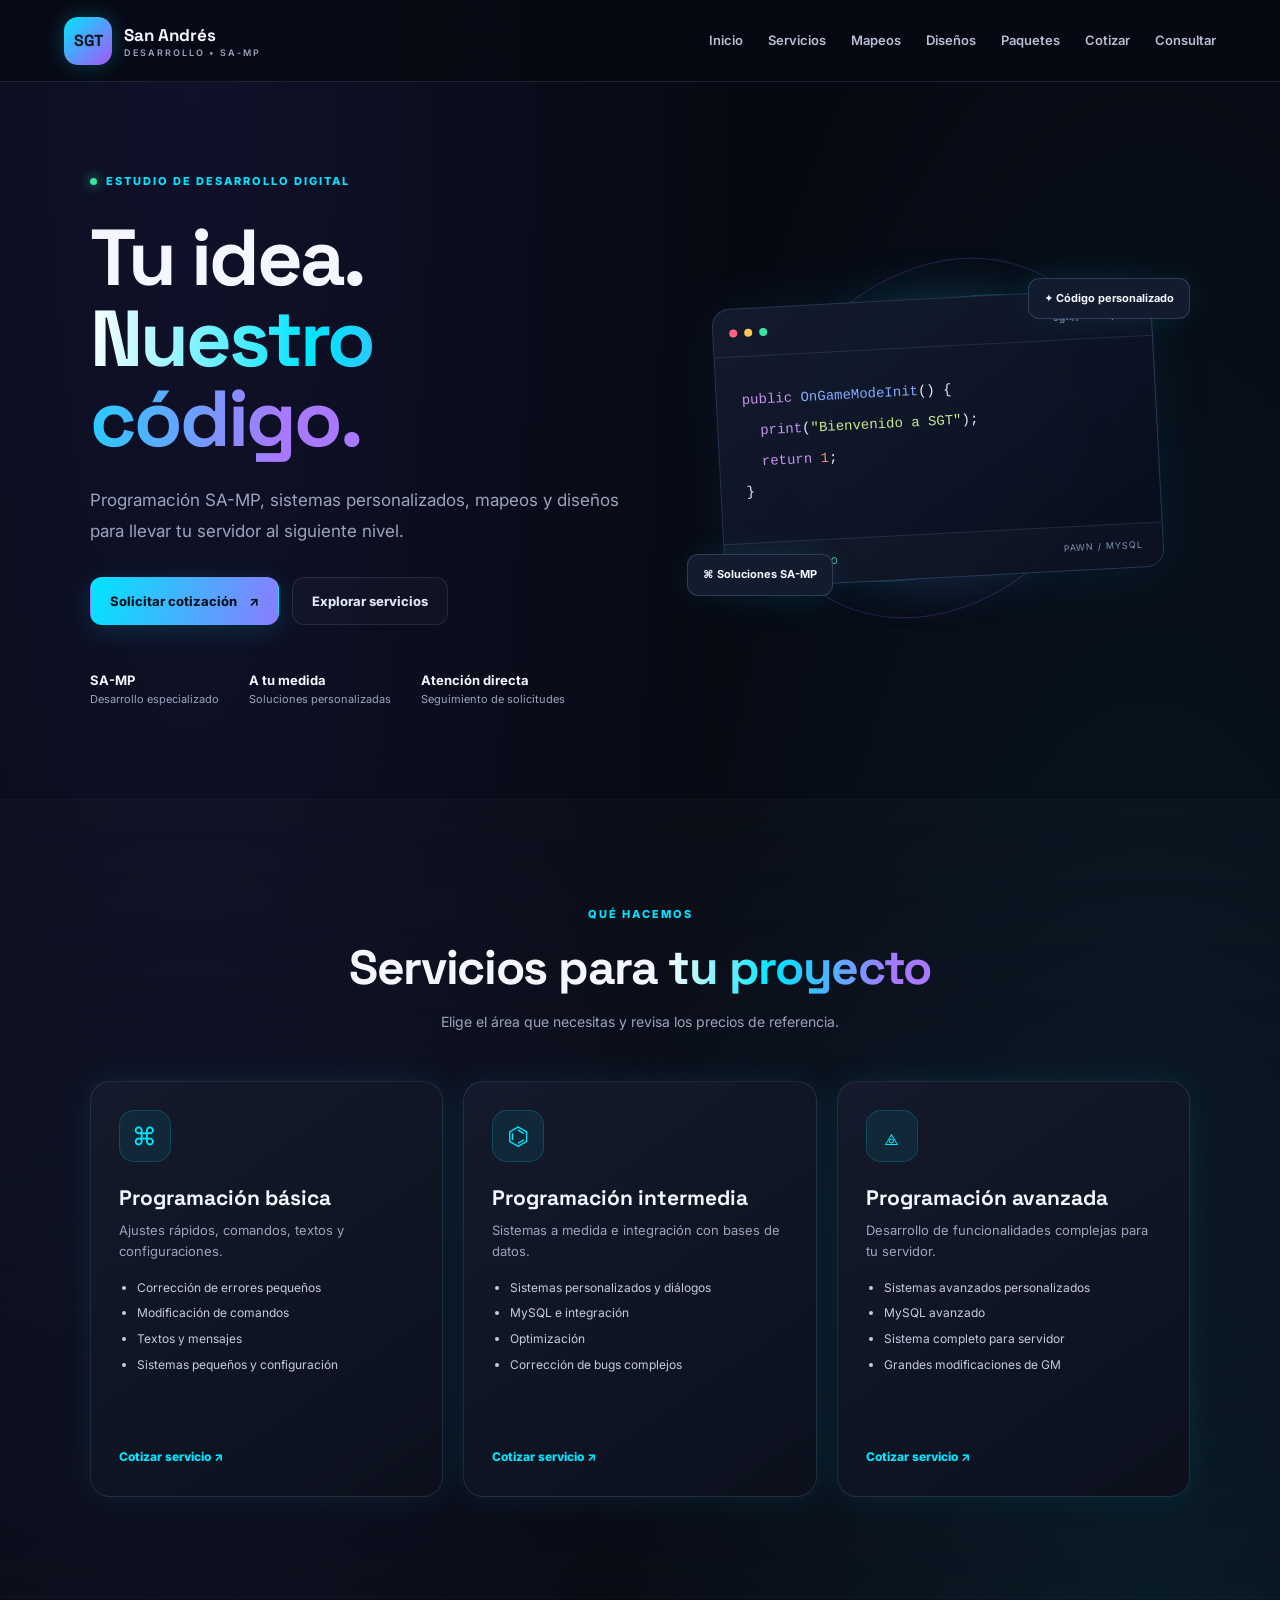
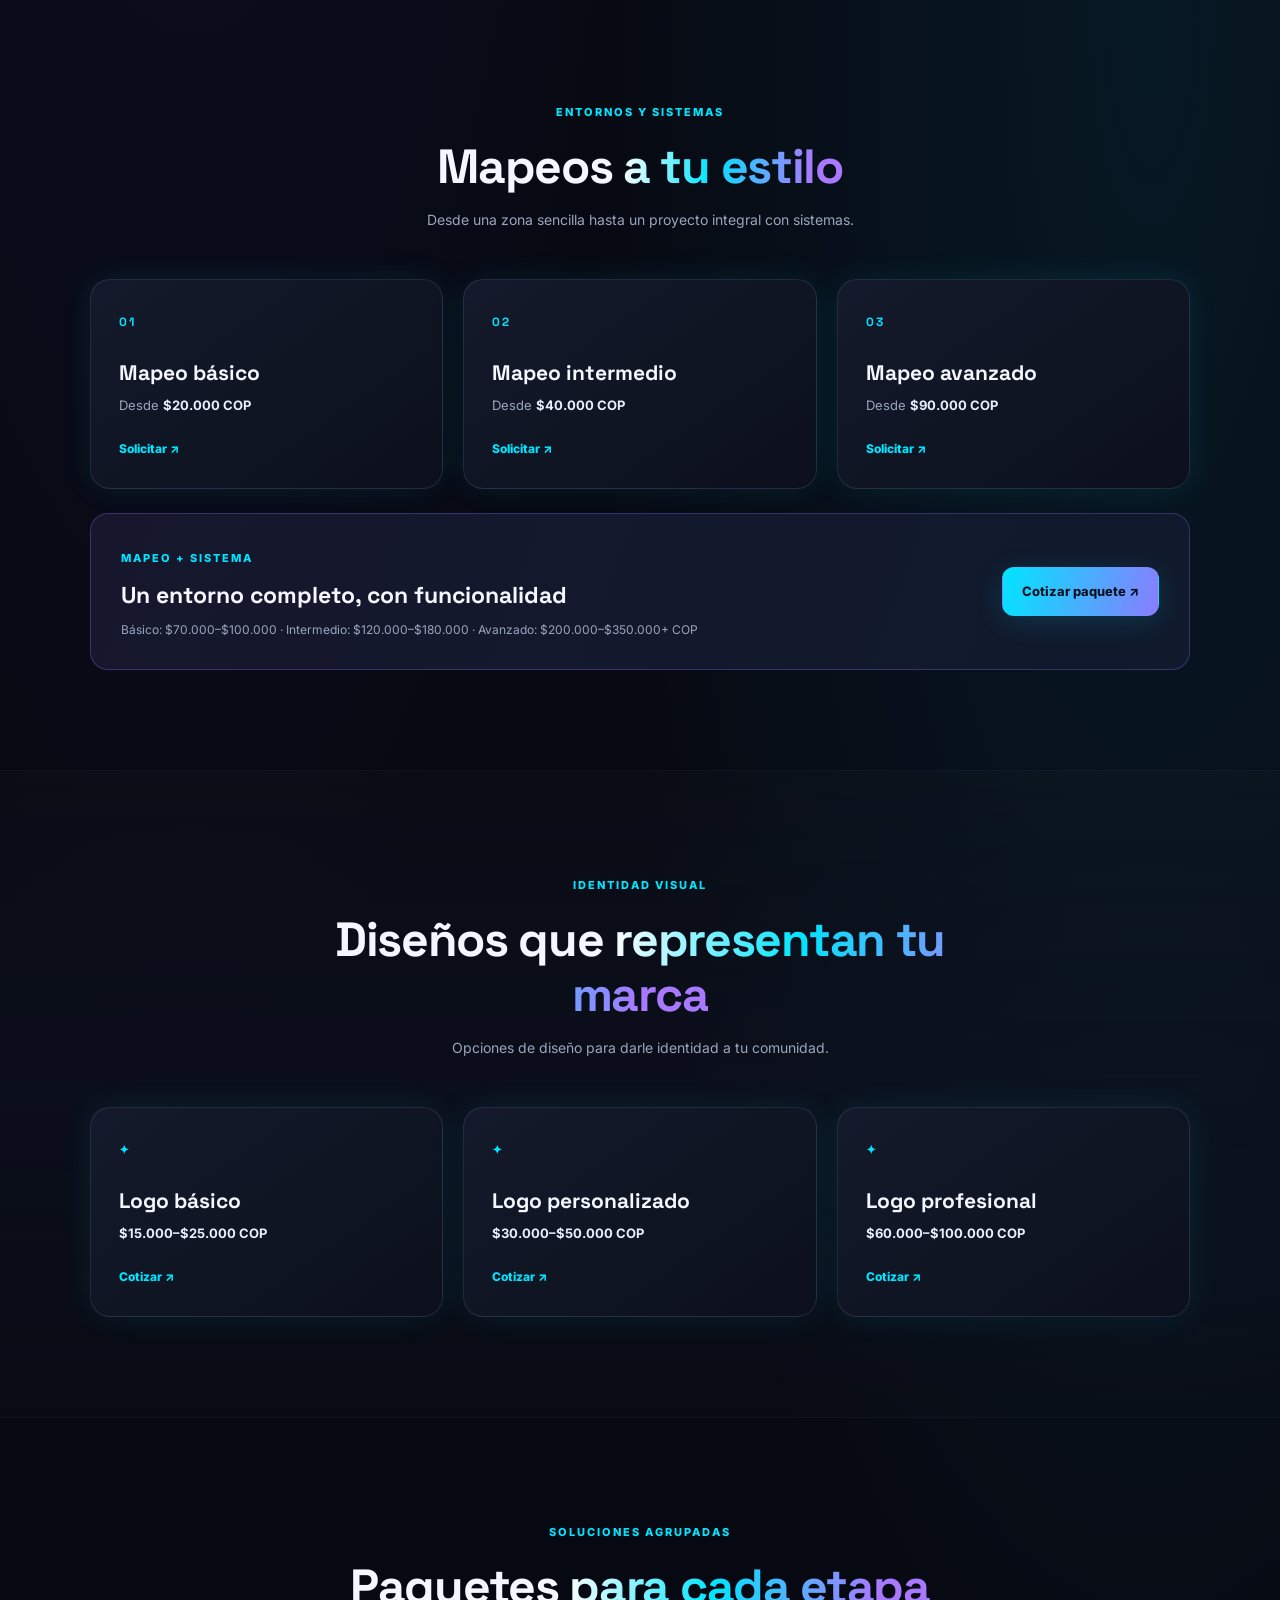
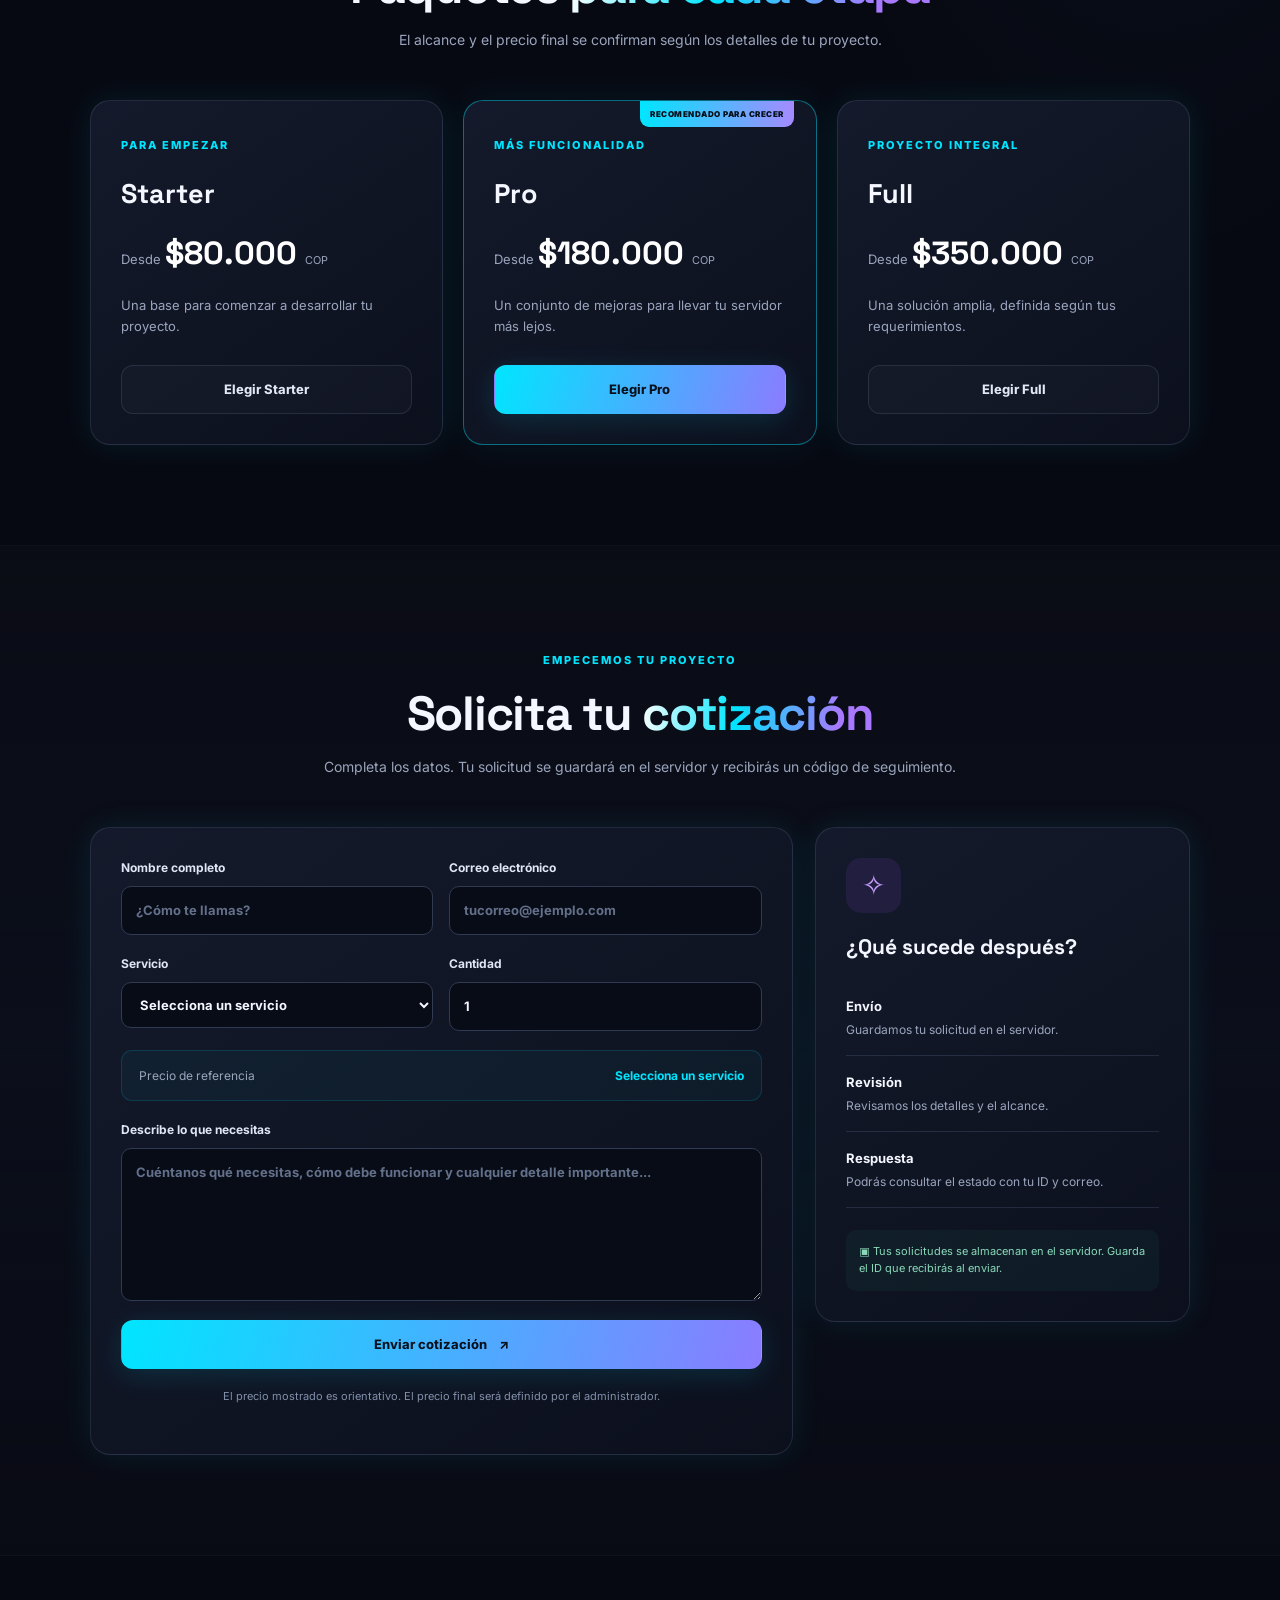
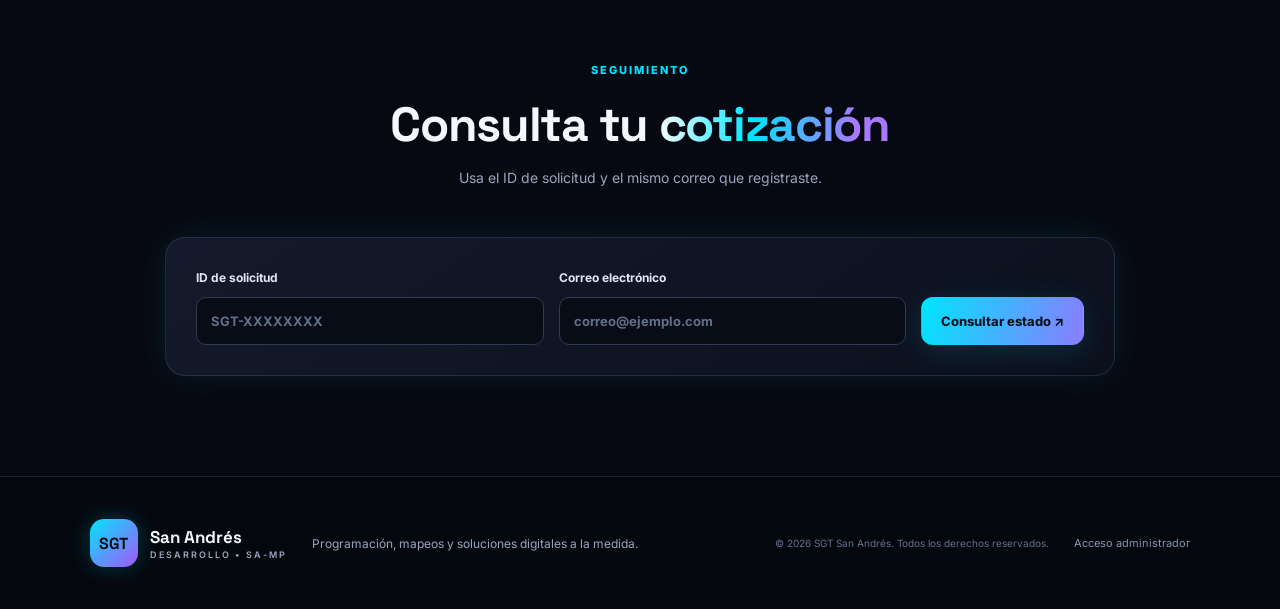
<file: index.html>
<!doctype html>
<html lang="es">
<head>
<meta charset="utf-8"><meta name="viewport" content="width=device-width,initial-scale=1">
<meta name="theme-color" content="#080b14"><meta name="description" content="SGT San Andrés: programación SA-MP, mapeos, sistemas, diseños y paquetes.">
<link rel="manifest" href="manifest.json"><link rel="stylesheet" href="style.css">
<title>SGT San Andrés | Servicios de desarrollo</title>
</head>
<body>
<header class="topbar">
  <a class="brand" href="#inicio"><span class="brand-mark">SGT</span><span>San Andrés<small>DESARROLLO • SA-MP</small></span></a>
  <button class="menu-toggle" id="menuToggle" aria-label="Abrir menú">☰</button>
  <nav id="mainNav"><a href="#inicio">Inicio</a><a href="#servicios">Servicios</a><a href="#mapeos">Mapeos</a><a href="#disenos">Diseños</a><a href="#paquetes">Paquetes</a><a href="#cotizar">Cotizar</a><a href="#consultar">Consultar</a></nav>
</header>
<main>
<section class="hero section" id="inicio">
  <div class="hero-copy"><span class="eyebrow"><i></i> ESTUDIO DE DESARROLLO DIGITAL</span>
  <h1>Tu idea.<br><span class="gradient-text">Nuestro código.</span></h1>
  <p>Programación SA-MP, sistemas personalizados, mapeos y diseños para llevar tu servidor al siguiente nivel.</p>
  <div class="hero-actions"><a class="btn btn-primary" href="#cotizar">Solicitar cotización <span>↗</span></a><a class="btn btn-ghost" href="#servicios">Explorar servicios</a></div>
  <div class="hero-stats"><div><b>SA-MP</b><small>Desarrollo especializado</small></div><div><b>A tu medida</b><small>Soluciones personalizadas</small></div><div><b>Atención directa</b><small>Seguimiento de solicitudes</small></div></div></div>
  <div class="hero-art"><div class="orbit orbit-a"></div><div class="orbit orbit-b"></div><div class="code-window"><div class="window-head"><span></span><span></span><span></span><label>sgt://workspace</label></div><pre><span class="code-purple">public</span> <span class="code-blue">OnGameModeInit</span>() {
  <span class="code-purple">print</span>(<span class="code-green">"Bienvenido a SGT"</span>);
  <span class="code-purple">return</span> <span class="code-orange">1</span>;
}</pre><div class="code-status"><span>● SISTEMA LISTO</span><span>PAWN / MYSQL</span></div></div><div class="floating-chip chip-one">✦ Código personalizado</div><div class="floating-chip chip-two">⌘ Soluciones SA-MP</div></div>
</section>
<section class="section section-muted" id="servicios"><div class="section-heading"><span class="eyebrow">QUÉ HACEMOS</span><h2>Servicios para <span class="gradient-text">tu proyecto</span></h2><p>Elige el área que necesitas y revisa los precios de referencia.</p></div>
<div class="service-grid">
<article class="service-card"><span class="card-icon">⌘</span><h3>Programación básica</h3><p>Ajustes rápidos, comandos, textos y configuraciones.</p><ul><li>Corrección de errores pequeños</li><li>Modificación de comandos</li><li>Textos y mensajes</li><li>Sistemas pequeños y configuración</li></ul><a href="#cotizar" class="text-link" data-prefill="Programación básica">Cotizar servicio ↗</a></article>
<article class="service-card"><span class="card-icon">⌬</span><h3>Programación intermedia</h3><p>Sistemas a medida e integración con bases de datos.</p><ul><li>Sistemas personalizados y diálogos</li><li>MySQL e integración</li><li>Optimización</li><li>Corrección de bugs complejos</li></ul><a href="#cotizar" class="text-link" data-prefill="Programación intermedia">Cotizar servicio ↗</a></article>
<article class="service-card"><span class="card-icon">⟁</span><h3>Programación avanzada</h3><p>Desarrollo de funcionalidades complejas para tu servidor.</p><ul><li>Sistemas avanzados personalizados</li><li>MySQL avanzado</li><li>Sistema completo para servidor</li><li>Grandes modificaciones de GM</li></ul><a href="#cotizar" class="text-link" data-prefill="Programación avanzada">Cotizar servicio ↗</a></article>
</div></section>
<section class="section" id="mapeos"><div class="section-heading"><span class="eyebrow">ENTORNOS Y SISTEMAS</span><h2>Mapeos <span class="gradient-text">a tu estilo</span></h2><p>Desde una zona sencilla hasta un proyecto integral con sistemas.</p></div><div class="three-grid">
<article class="mini-card"><span class="mini-number">01</span><h3>Mapeo básico</h3><p>Desde <b>$20.000 COP</b></p><a class="text-link" href="#cotizar" data-prefill="Mapeo básico">Solicitar ↗</a></article>
<article class="mini-card"><span class="mini-number">02</span><h3>Mapeo intermedio</h3><p>Desde <b>$40.000 COP</b></p><a class="text-link" href="#cotizar" data-prefill="Mapeo intermedio">Solicitar ↗</a></article>
<article class="mini-card"><span class="mini-number">03</span><h3>Mapeo avanzado</h3><p>Desde <b>$90.000 COP</b></p><a class="text-link" href="#cotizar" data-prefill="Mapeo avanzado">Solicitar ↗</a></article>
</div><div class="combo-banner"><div><span class="eyebrow">MAPEO + SISTEMA</span><h3>Un entorno completo, con funcionalidad</h3><p>Básico: $70.000–$100.000 · Intermedio: $120.000–$180.000 · Avanzado: $200.000–$350.000+ COP</p></div><a class="btn btn-primary" href="#cotizar" data-prefill="Mapeo + sistema">Cotizar paquete ↗</a></div></section>
<section class="section section-muted" id="disenos"><div class="section-heading"><span class="eyebrow">IDENTIDAD VISUAL</span><h2>Diseños que <span class="gradient-text">representan tu marca</span></h2><p>Opciones de diseño para darle identidad a tu comunidad.</p></div><div class="three-grid">
<article class="mini-card"><span class="mini-number">✦</span><h3>Logo básico</h3><p><b>$15.000–$25.000 COP</b></p><a class="text-link" href="#cotizar" data-prefill="Logo básico">Cotizar ↗</a></article>
<article class="mini-card"><span class="mini-number">✦</span><h3>Logo personalizado</h3><p><b>$30.000–$50.000 COP</b></p><a class="text-link" href="#cotizar" data-prefill="Logo personalizado">Cotizar ↗</a></article>
<article class="mini-card"><span class="mini-number">✦</span><h3>Logo profesional</h3><p><b>$60.000–$100.000 COP</b></p><a class="text-link" href="#cotizar" data-prefill="Logo profesional">Cotizar ↗</a></article>
</div></section>
<section class="section" id="paquetes"><div class="section-heading"><span class="eyebrow">SOLUCIONES AGRUPADAS</span><h2>Paquetes <span class="gradient-text">para cada etapa</span></h2><p>El alcance y el precio final se confirman según los detalles de tu proyecto.</p></div><div class="three-grid">
<article class="package-card"><span class="eyebrow">PARA EMPEZAR</span><h3>Starter</h3><div class="package-price">Desde <b>$80.000</b><small>COP</small></div><p>Una base para comenzar a desarrollar tu proyecto.</p><a class="btn btn-ghost" href="#cotizar" data-prefill="Paquete Starter">Elegir Starter</a></article>
<article class="package-card featured"><span class="popular">RECOMENDADO PARA CRECER</span><span class="eyebrow">MÁS FUNCIONALIDAD</span><h3>Pro</h3><div class="package-price">Desde <b>$180.000</b><small>COP</small></div><p>Un conjunto de mejoras para llevar tu servidor más lejos.</p><a class="btn btn-primary" href="#cotizar" data-prefill="Paquete Pro">Elegir Pro</a></article>
<article class="package-card"><span class="eyebrow">PROYECTO INTEGRAL</span><h3>Full</h3><div class="package-price">Desde <b>$350.000</b><small>COP</small></div><p>Una solución amplia, definida según tus requerimientos.</p><a class="btn btn-ghost" href="#cotizar" data-prefill="Paquete Full">Elegir Full</a></article>
</div></section>
<section class="section section-muted" id="cotizar"><div class="section-heading"><span class="eyebrow">EMPECEMOS TU PROYECTO</span><h2>Solicita tu <span class="gradient-text">cotización</span></h2><p>Completa los datos. Tu solicitud se guardará en el servidor y recibirás un código de seguimiento.</p></div>
<div class="quote-layout"><form id="quoteForm" class="panel form-panel">
<div class="form-row"><label>Nombre completo<input name="nombre" required maxlength="100" placeholder="¿Cómo te llamas?"></label><label>Correo electrónico<input name="correo" type="email" required maxlength="180" placeholder="tucorreo@ejemplo.com"></label></div>
<div class="form-row"><label>Servicio<select name="servicio" id="serviceSelect" required><option value="">Selecciona un servicio</option><optgroup label="Programación básica"><option>Corrección de errores pequeños</option><option>Modificación de comandos</option><option>Textos/mensajes</option><option>Sistema pequeño</option><option>Configuración</option></optgroup><optgroup label="Programación intermedia"><option>Sistema personalizado</option><option>Sistema de diálogos</option><option>Base de datos/MySQL</option><option>Integración</option><option>Optimización</option><option>Bugs complejos</option></optgroup><optgroup label="Programación avanzada"><option>Sistema avanzado personalizado</option><option>MySQL avanzado</option><option>Sistema completo de servidor</option><option>Modificaciones grandes de GameMode</option><option>Funciones complejas</option></optgroup><optgroup label="Mapeo"><option>Mapeo básico</option><option>Mapeo intermedio</option><option>Mapeo avanzado</option></optgroup><optgroup label="Mapeo + sistema"><option>Mapeo + sistema básico</option><option>Mapeo + sistema intermedio</option><option>Mapeo + sistema avanzado</option></optgroup><optgroup label="Diseño"><option>Logo básico</option><option>Logo personalizado</option><option>Logo profesional</option></optgroup><optgroup label="Paquetes"><option>Paquete Starter</option><option>Paquete Pro</option><option>Paquete Full</option></optgroup></select></label><label>Cantidad<input name="cantidad" type="number" min="1" max="100" value="1" required></label></div>
<div class="reference-price"><span>Precio de referencia</span><strong id="referencePrice">Selecciona un servicio</strong></div>
<label>Describe lo que necesitas<textarea name="descripcion" required minlength="10" maxlength="5000" rows="6" placeholder="Cuéntanos qué necesitas, cómo debe funcionar y cualquier detalle importante..."></textarea></label>
<button class="btn btn-primary btn-wide" type="submit" id="submitBtn">Enviar cotización <span>↗</span></button><p class="form-note">El precio mostrado es orientativo. El precio final será definido por el administrador.</p><div id="quoteFeedback" class="feedback" role="status" aria-live="polite"></div>
</form><aside class="panel quote-aside"><span class="aside-icon">✧</span><h3>¿Qué sucede después?</h3><ol><li><b>Envío</b><span>Guardamos tu solicitud en el servidor.</span></li><li><b>Revisión</b><span>Revisamos los detalles y el alcance.</span></li><li><b>Respuesta</b><span>Podrás consultar el estado con tu ID y correo.</span></li></ol><div class="secure-note">▣ Tus solicitudes se almacenan en el servidor. Guarda el ID que recibirás al enviar.</div></aside></div></section>
<section class="section" id="consultar"><div class="section-heading"><span class="eyebrow">SEGUIMIENTO</span><h2>Consulta tu <span class="gradient-text">cotización</span></h2><p>Usa el ID de solicitud y el mismo correo que registraste.</p></div><form id="lookupForm" class="panel lookup-form"><label>ID de solicitud<input name="id" required placeholder="SGT-XXXXXXXX" maxlength="30"></label><label>Correo electrónico<input name="correo" required type="email" placeholder="correo@ejemplo.com" maxlength="180"></label><button class="btn btn-primary" type="submit" id="lookupBtn">Consultar estado ↗</button></form><div id="lookupResult" aria-live="polite"></div></section>
</main>
<footer class="footer"><a class="brand" href="#inicio"><span class="brand-mark">SGT</span><span>San Andrés<small>DESARROLLO • SA-MP</small></span></a><p>Programación, mapeos y soluciones digitales a la medida.</p><small>© <span id="year"></span> SGT San Andrés. Todos los derechos reservados.</small><a href="admin.html" class="admin-link">Acceso administrador</a></footer>
<script src="script.js" defer></script>
</body></html>
</file>
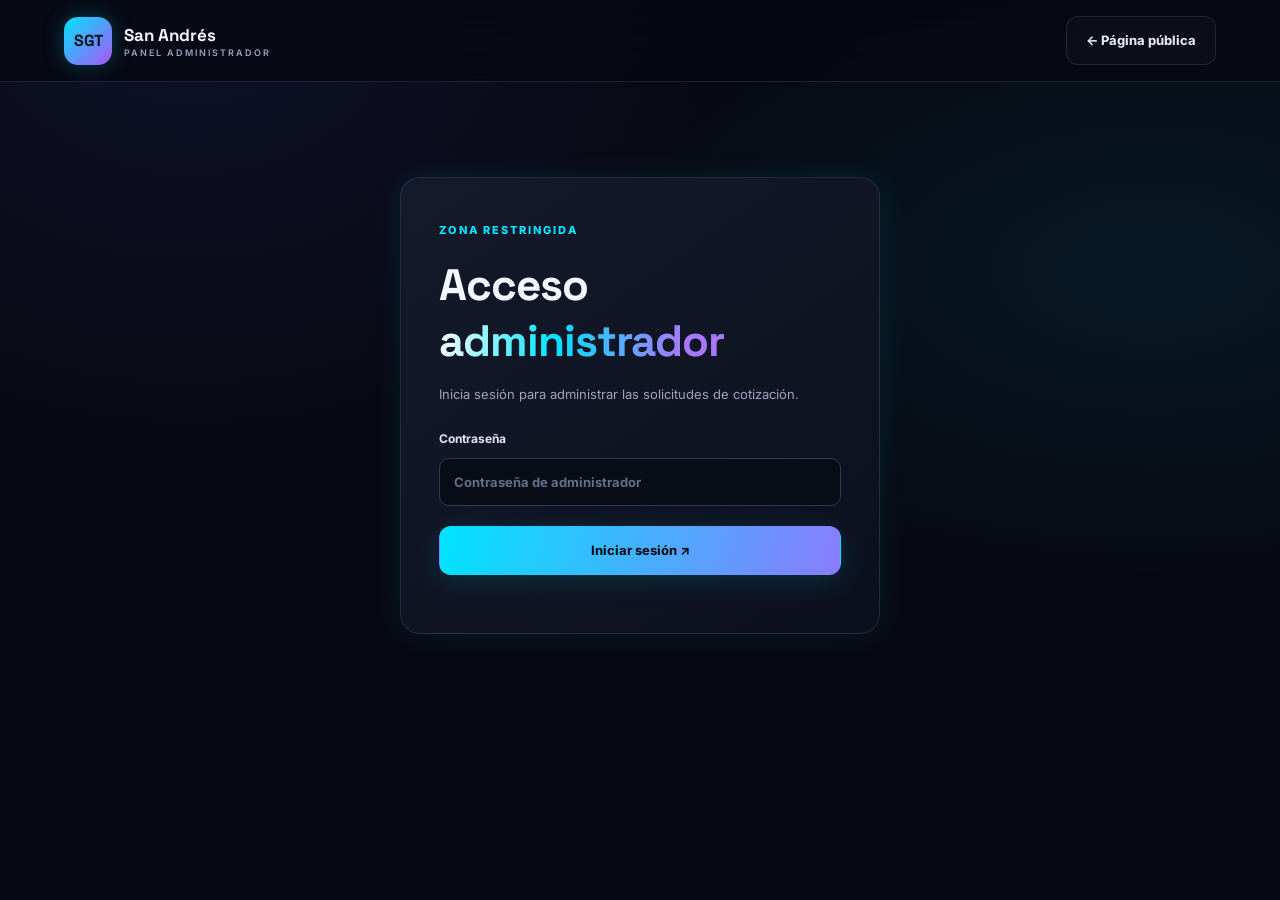
<file: admin.html>
<!doctype html>
<html lang="es"><head><meta charset="utf-8"><meta name="viewport" content="width=device-width,initial-scale=1"><meta name="theme-color" content="#080b14"><link rel="stylesheet" href="style.css"><title>Administración | SGT San Andrés</title></head>
<body class="admin-body"><header class="topbar admin-top"><a class="brand" href="index.html"><span class="brand-mark">SGT</span><span>San Andrés<small>PANEL ADMINISTRADOR</small></span></a><a class="btn btn-ghost" href="index.html">← Página pública</a></header>
<main class="admin-main"><section id="loginSection" class="panel login-panel"><span class="eyebrow">ZONA RESTRINGIDA</span><h1>Acceso <span class="gradient-text">administrador</span></h1><p>Inicia sesión para administrar las solicitudes de cotización.</p><form id="loginForm"><label>Contraseña<input name="password" type="password" required autocomplete="current-password" placeholder="Contraseña de administrador"></label><button class="btn btn-primary btn-wide" type="submit" id="loginBtn">Iniciar sesión ↗</button><div id="loginFeedback" class="feedback" role="status"></div></form></section>
<section id="dashboardSection" hidden><div class="dashboard-head"><div><span class="eyebrow">CENTRO DE CONTROL</span><h1>Cotizaciones <span class="gradient-text">recibidas</span></h1><p>Las solicitudes se actualizan automáticamente cada 3 segundos.</p></div><div class="dashboard-actions"><button class="btn btn-ghost" id="refreshBtn">↻ Actualizar</button><button class="btn btn-ghost" id="exportBtn">⇩ Exportar CSV</button><button class="btn btn-danger" id="logoutBtn">Cerrar sesión</button></div></div>
<div class="admin-summary"><div class="summary-card"><small>TOTAL</small><strong id="totalCount">0</strong></div><div class="summary-card"><small>PENDIENTES</small><strong id="pendingCount">0</strong></div><div class="summary-card"><small>APROBADAS</small><strong id="approvedCount">0</strong></div><div class="summary-card"><small>RECHAZADAS</small><strong id="rejectedCount">0</strong></div></div>
<div class="admin-toolbar"><input id="searchInput" type="search" placeholder="Buscar por ID, nombre, correo o servicio…"><select id="statusFilter"><option value="">Todos los estados</option><option>Pendiente</option><option>Aprobada</option><option>Rechazada</option></select></div>
<div id="adminFeedback" class="feedback" role="status"></div><div id="quotesList" class="quotes-list"></div>
<div class="danger-zone panel"><div><h3>Zona de acciones masivas</h3><p>Eliminar todas las solicitudes es irreversible.</p></div><button class="btn btn-danger" id="deleteAllBtn">Eliminar todas</button></div></section></main>
<div id="editModal" class="modal" hidden><div class="modal-backdrop" data-close="1"></div><section class="panel modal-card" role="dialog" aria-modal="true" aria-labelledby="editTitle"><button class="modal-close" id="closeModal" aria-label="Cerrar">×</button><span class="eyebrow">GESTIÓN DE SOLICITUD</span><h2 id="editTitle">Editar cotización</h2><div id="editMeta" class="edit-meta"></div><form id="editForm"><input type="hidden" name="id"><label>Estado<select name="estado" required><option>Pendiente</option><option>Aprobada</option><option>Rechazada</option></select></label><label>Precio final<input name="precio_final" maxlength="120" placeholder="Ej. $75.000 COP"></label><label>Respuesta para el cliente<textarea name="respuesta" rows="5" maxlength="5000" placeholder="Escribe una respuesta para el cliente…"></textarea></label><div class="modal-actions"><button type="button" class="btn btn-ghost" id="cancelEdit">Cancelar</button><button class="btn btn-primary" type="submit" id="saveEditBtn">Guardar cambios</button></div><div id="editFeedback" class="feedback" role="status"></div></form></section></div>
<script src="admin.js" defer></script></body></html>
</file>
<file: style.css>
@import url('https://fonts.googleapis.com/css2?family=Inter:wght@400;500;600;700;800&family=Space+Grotesk:wght@400;500;600;700&display=swap');
:root{--bg:#070912;--panel:#101421;--panel2:#141a2b;--text:#f4f7ff;--muted:#9aa5bd;--line:rgba(155,174,220,.15);--cyan:#00e5ff;--purple:#a855f7;--blue:#397bff;--green:#37e6a2;--red:#ff5e82;--radius:20px;--glow:0 0 32px rgba(0,229,255,.09)}
*{box-sizing:border-box}html{scroll-behavior:smooth;scroll-padding-top:90px}body{margin:0;background:radial-gradient(ellipse at 15% 0%,rgba(61,58,160,.17),transparent 35%),radial-gradient(ellipse at 90% 30%,rgba(0,210,255,.08),transparent 35%),var(--bg);color:var(--text);font-family:Inter,system-ui,sans-serif;line-height:1.6}a{color:inherit;text-decoration:none}button,input,select,textarea{font:inherit}.topbar{height:82px;display:flex;align-items:center;justify-content:space-between;padding:0 max(5vw,22px);border-bottom:1px solid var(--line);background:rgba(7,9,18,.82);backdrop-filter:blur(18px);position:sticky;top:0;z-index:20}.brand{display:flex;align-items:center;gap:12px;font:700 17px "Space Grotesk",sans-serif}.brand small{display:block;font:600 9px Inter,sans-serif;letter-spacing:2px;color:var(--muted);margin-top:1px}.brand-mark{display:grid;place-items:center;width:48px;height:48px;border-radius:14px;background:linear-gradient(135deg,var(--cyan),var(--purple));color:#07101b;font:800 16px "Space Grotesk";box-shadow:0 0 22px #00e5ff3d}.topbar nav{display:flex;gap:25px;color:#b7c0d4;font-size:13px;font-weight:600}.topbar nav a:hover,.admin-link:hover{color:var(--cyan)}.menu-toggle{display:none;background:transparent;border:1px solid var(--line);color:white;padding:8px 12px;border-radius:10px}.section{padding:100px max(7vw,24px);max-width:1500px;margin:auto}.hero{min-height:650px;display:grid;grid-template-columns:1.05fr .95fr;align-items:center;gap:40px;padding-top:85px;padding-bottom:90px}.eyebrow{display:inline-flex;align-items:center;gap:9px;color:var(--cyan);font-size:11px;font-weight:800;letter-spacing:2px}.eyebrow i{width:7px;height:7px;background:var(--green);border-radius:50%;box-shadow:0 0 12px var(--green)}h1,h2,h3,p{margin-top:0}.hero h1{font:700 clamp(48px,6.2vw,86px)/1.02 "Space Grotesk",sans-serif;letter-spacing:-3px;margin:25px 0}.gradient-text{background:linear-gradient(95deg,#fff 0%,var(--cyan) 40%,#a879ff 85%);-webkit-background-clip:text;background-clip:text;color:transparent}.hero-copy>p{max-width:580px;color:var(--muted);font-size:17px;line-height:1.8}.hero-actions{display:flex;gap:13px;flex-wrap:wrap;margin:30px 0 45px}.btn{display:inline-flex;align-items:center;justify-content:center;gap:12px;border:1px solid transparent;border-radius:12px;padding:13px 19px;font-weight:750;font-size:13px;cursor:pointer;transition:transform .2s,box-shadow .2s,border-color .2s}.btn:hover{transform:translateY(-2px)}.btn-primary{color:#07101b;background:linear-gradient(105deg,var(--cyan),#8a7cff);box-shadow:0 6px 28px #00d9ff24}.btn-primary:hover{box-shadow:0 8px 35px #00d9ff45}.btn-ghost{color:#e2e8f7;border-color:var(--line);background:#ffffff06}.btn-ghost:hover{border-color:#00e5ff75}.btn-danger{background:#ff54751a;color:#ff8da4;border-color:#ff54754a}.btn-wide{width:100%}.hero-stats{display:flex;gap:30px;flex-wrap:wrap}.hero-stats div{display:flex;flex-direction:column}.hero-stats b{font-size:13px}.hero-stats small{color:var(--muted);font-size:11px}.hero-art{height:420px;display:grid;place-items:center;position:relative;isolation:isolate}.hero-art:before{content:"";position:absolute;width:290px;height:290px;border-radius:50%;background:linear-gradient(135deg,#00e5ff25,#a855f728);filter:blur(25px);z-index:-1}.orbit{position:absolute;border:1px solid #00e5ff38;border-radius:50%;transform:rotate(-25deg)}.orbit-a{width:390px;height:260px}.orbit-b{width:320px;height:390px;border-color:#a855f73d;transform:rotate(42deg)}.code-window{width:min(100%,440px);border:1px solid #4e6d9c65;border-radius:18px;background:linear-gradient(145deg,#141c30f2,#080d1cf5);box-shadow:0 0 60px #00cfff13;overflow:hidden;transform:rotate(-3deg)}.window-head{height:48px;border-bottom:1px solid var(--line);display:flex;align-items:center;gap:7px;padding:0 16px}.window-head>span{width:8px;height:8px;border-radius:50%;background:#ff6482}.window-head>span:nth-child(2){background:#ffc65a}.window-head>span:nth-child(3){background:#36e6a2}.window-head label{margin-left:auto;color:#6e7b98;font-size:10px}.code-window pre{padding:28px 25px 35px;margin:0;font:500 14px/2.2 ui-monospace,monospace;color:#e4edff;white-space:pre-wrap}.code-purple{color:#c792ea}.code-blue{color:#82aaff}.code-green{color:#c3e88d}.code-orange{color:#f78c6c}.code-status{display:flex;justify-content:space-between;padding:14px 20px;background:#ffffff04;border-top:1px solid var(--line);font-size:9px;letter-spacing:1px;color:#7f91b2}.code-status span:first-child{color:var(--green)}.floating-chip{position:absolute;padding:11px 15px;border-radius:11px;background:#131b2e;border:1px solid #596b946b;box-shadow:var(--glow);font-size:11px;font-weight:700}.chip-one{top:50px;right:0}.chip-two{bottom:52px;left:0}.section-muted{max-width:none;background:linear-gradient(180deg,#ffffff03,#11182a5c,#ffffff02);border-top:1px solid #ffffff06;border-bottom:1px solid #ffffff06}.section-heading{text-align:center;max-width:700px;margin:0 auto 48px}.section-heading h2{font:700 clamp(30px,4vw,48px)/1.15 "Space Grotesk",sans-serif;letter-spacing:-1.3px;margin:15px 0}.section-heading p{color:var(--muted);font-size:14px}.service-grid{display:grid;grid-template-columns:repeat(3,1fr);gap:20px;max-width:1150px;margin:auto}.service-card,.mini-card,.package-card,.panel{border:1px solid var(--line);border-radius:var(--radius);background:linear-gradient(145deg,#141a2b,#0c101d);box-shadow:var(--glow)}.service-card{padding:28px;transition:.25s}.service-card:hover,.mini-card:hover,.package-card:hover{border-color:#00e5ff58;transform:translateY(-4px)}.card-icon{display:grid;place-items:center;width:52px;height:52px;border-radius:15px;color:var(--cyan);background:#00e5ff13;border:1px solid #00e5ff30;font-size:25px}.service-card h3,.mini-card h3,.package-card h3{font:700 21px "Space Grotesk";margin:22px 0 9px}.service-card p,.mini-card p,.package-card p{color:var(--muted);font-size:13px}.service-card ul{padding-left:18px;color:#c4cce0;font-size:12px;line-height:2.15;min-height:150px}.text-link{display:inline-flex;color:var(--cyan);font-size:12px;font-weight:800;margin-top:10px}.three-grid{display:grid;grid-template-columns:repeat(3,1fr);gap:20px;max-width:1150px;margin:auto}.mini-card{padding:28px;position:relative;overflow:hidden}.mini-number{color:var(--cyan);font:700 12px "Space Grotesk";letter-spacing:2px}.mini-card h3{margin-top:25px}.mini-card b{color:#e9efff}.combo-banner{max-width:1150px;margin:24px auto 0;padding:30px;border:1px solid #8c70ff4d;border-radius:18px;background:linear-gradient(110deg,#16172d,#101a2c);display:flex;align-items:center;justify-content:space-between;gap:25px}.combo-banner h3{font:700 23px "Space Grotesk";margin:10px 0}.combo-banner p{font-size:12px;color:var(--muted);margin-bottom:0}.package-card{padding:30px;position:relative}.package-card h3{font-size:27px;margin-top:20px}.package-price{font-size:13px;color:var(--muted);margin:22px 0}.package-price b{font:700 32px "Space Grotesk";color:#fff}.package-price small{margin-left:8px}.package-card .btn{margin-top:15px;width:100%}.featured{border-color:#00e5ff6b;box-shadow:0 0 40px #00e5ff12}.popular{position:absolute;top:0;right:22px;background:linear-gradient(90deg,var(--cyan),#a58aff);color:#06101b;border-radius:0 0 9px 9px;padding:7px 10px;font-size:8px;font-weight:900;letter-spacing:.5px}.quote-layout{display:grid;grid-template-columns:1.5fr .8fr;gap:22px;max-width:1120px;margin:auto;align-items:start}.panel{padding:30px}.form-panel{display:flex;flex-direction:column;gap:19px}.form-row{display:grid;grid-template-columns:1fr 1fr;gap:16px}label{display:flex;flex-direction:column;gap:9px;color:#dfe6f6;font-size:12px;font-weight:700}input,select,textarea{width:100%;background:#080c17;border:1px solid #303a52;border-radius:10px;padding:13px 14px;color:#f5f7ff;outline:none;font-size:13px;transition:border .2s,box-shadow .2s}input:focus,select:focus,textarea:focus{border-color:#00dfff;box-shadow:0 0 0 3px #00dfff14}input::placeholder,textarea::placeholder{color:#63708a}select option{background:#101421}.reference-price{display:flex;justify-content:space-between;align-items:center;gap:15px;padding:15px 17px;border-radius:11px;background:#00e5ff0a;border:1px solid #00e5ff25;font-size:12px;color:var(--muted)}.reference-price strong{color:var(--cyan);text-align:right}.form-note{font-size:11px;color:#8290aa;text-align:center;margin:0}.quote-aside{position:sticky;top:105px}.aside-icon{display:grid;place-items:center;width:55px;height:55px;background:#a855f71a;color:#c5a0ff;border-radius:15px;font-size:28px}.quote-aside h3{font:700 21px "Space Grotesk";margin:20px 0}.quote-aside ol{list-style:none;padding:0;margin:0}.quote-aside li{display:flex;flex-direction:column;gap:3px;padding:16px 0;border-bottom:1px solid var(--line)}.quote-aside li b{font-size:13px}.quote-aside li span{font-size:12px;color:var(--muted)}.secure-note{margin-top:22px;padding:13px;border-radius:10px;background:#37e6a20c;color:#8bd9ba;font-size:11px}.feedback{font-size:12px;color:var(--muted);line-height:1.7}.feedback.error{color:#ff829a}.feedback.success{color:#59e8b1}.result-card{max-width:850px;margin:22px auto 0;padding:25px;border:1px solid #00e5ff3c;border-radius:17px;background:#0e1725}.result-card h3{margin-bottom:8px}.result-id{color:var(--cyan);font:700 19px "Space Grotesk";letter-spacing:1px}.result-grid{display:grid;grid-template-columns:1fr 1fr;gap:15px;margin-top:20px}.result-grid div{padding:13px;background:#ffffff04;border-radius:9px}.result-grid small{display:block;color:var(--muted);font-size:10px;margin-bottom:4px}.result-grid strong{font-size:13px;overflow-wrap:anywhere}.lookup-form{max-width:950px;margin:auto;display:grid;grid-template-columns:1fr 1fr auto;gap:15px;align-items:end}.footer{padding:42px max(7vw,24px);border-top:1px solid var(--line);background:#05070e;display:flex;align-items:center;gap:25px;flex-wrap:wrap}.footer p{color:var(--muted);font-size:12px;margin:0 auto 0 0}.footer>small{color:#65718a;font-size:10px}.admin-link{font-size:11px;color:#8895ad}.admin-body{min-height:100vh}.admin-top{position:relative}.admin-main{max-width:1250px;margin:auto;padding:65px 24px 90px}.login-panel{max-width:480px;margin:30px auto;padding:38px}.login-panel h1,.dashboard-head h1{font:700 clamp(30px,4vw,44px) "Space Grotesk";letter-spacing:-1px;margin:15px 0}.login-panel p,.dashboard-head p{font-size:13px;color:var(--muted)}.login-panel form{display:grid;gap:20px;margin-top:25px}.dashboard-head{display:flex;justify-content:space-between;align-items:center;gap:20px;flex-wrap:wrap}.dashboard-actions{display:flex;gap:9px;flex-wrap:wrap}.admin-summary{display:grid;grid-template-columns:repeat(4,1fr);gap:15px;margin:30px 0}.summary-card{padding:20px 23px;background:var(--panel);border:1px solid var(--line);border-radius:14px}.summary-card small{display:block;font-size:10px;letter-spacing:1.3px;color:var(--muted);font-weight:800}.summary-card strong{display:block;font:700 31px "Space Grotesk";margin-top:8px}.admin-toolbar{display:grid;grid-template-columns:1fr 220px;gap:12px;margin-bottom:18px}.quotes-list{display:grid;grid-template-columns:repeat(2,minmax(0,1fr));gap:17px}.quote-card{padding:22px;border:1px solid var(--line);border-radius:16px;background:linear-gradient(145deg,#141a2b,#0c101d);min-width:0}.quote-card-top{display:flex;justify-content:space-between;gap:10px;align-items:flex-start}.quote-card h3{font:700 17px "Space Grotesk";margin:9px 0 4px;overflow-wrap:anywhere}.quote-id{color:var(--cyan);font-size:10px;font-weight:800;letter-spacing:1px}.status{display:inline-flex;padding:5px 10px;border-radius:100px;font-size:9px;font-weight:800;text-transform:uppercase;letter-spacing:.7px;background:#f8c85a18;color:#ffd16d;border:1px solid #f8c85a3b;white-space:nowrap}.status.aprobada{background:#37e6a217;color:#64edb9;border-color:#37e6a245}.status.rechazada{background:#ff5e8217;color:#ff91a8;border-color:#ff5e8240}.quote-details{display:grid;grid-template-columns:1fr 1fr;gap:12px;margin:18px 0}.quote-details div{min-width:0}.quote-details small{display:block;color:var(--muted);font-size:10px;margin-bottom:3px}.quote-details span{font-size:12px;overflow-wrap:anywhere}.quote-description{font-size:12px;color:#c2cbe0;white-space:pre-wrap;overflow-wrap:anywhere;padding:14px;background:#ffffff04;border-radius:10px}.quote-actions{display:flex;gap:8px;flex-wrap:wrap;margin-top:15px}.quote-actions .btn{padding:9px 12px;font-size:11px}.danger-zone{margin-top:35px;display:flex;justify-content:space-between;align-items:center;gap:15px;border-color:#ff5e8230}.danger-zone h3{font-size:14px;margin:0 0 5px}.danger-zone p{font-size:11px;color:var(--muted);margin:0}.modal[hidden],section[hidden]{display:none!important}.modal{position:fixed;inset:0;z-index:100;display:grid;place-items:center;padding:20px}.modal-backdrop{position:absolute;inset:0;background:#02040bd9;backdrop-filter:blur(7px)}.modal-card{position:relative;width:min(100%,600px);max-height:90vh;overflow:auto;padding:32px;z-index:1}.modal-close{position:absolute;right:18px;top:12px;border:0;background:none;color:#aeb9d0;font-size:28px;cursor:pointer}.modal-card h2{font:700 27px "Space Grotesk";margin:12px 0}.edit-meta{font-size:12px;color:var(--muted);padding:13px;background:#ffffff05;border-radius:10px;margin-bottom:20px;overflow-wrap:anywhere}.edit-meta b{color:#eaf0ff}.modal-card form{display:grid;gap:16px}.modal-actions{display:flex;justify-content:flex-end;gap:10px}.empty-state{grid-column:1/-1;text-align:center;padding:50px 20px;color:var(--muted);border:1px dashed #36415b;border-radius:16px}.toast{position:fixed;right:20px;bottom:20px;z-index:200;background:#142239;border:1px solid #00e5ff55;color:#eafaff;padding:15px 20px;border-radius:12px;box-shadow:0 8px 40px #0008;font-size:13px}.toast.error{border-color:#ff5e8270}
@media(max-width:1000px){.topbar nav{gap:13px;font-size:11px}.hero{gap:20px}.service-grid{grid-template-columns:1fr 1fr}.service-card:last-child{grid-column:1/-1}.quote-layout{grid-template-columns:1fr}.quote-aside{position:static}.quote-aside ol{display:grid;grid-template-columns:repeat(3,1fr);gap:15px}.quote-aside li{border-bottom:0}.secure-note{margin-top:10px}}
@media(max-width:760px){.topbar{height:70px;padding:0 18px}.menu-toggle{display:block}.topbar nav{display:none;position:absolute;top:69px;left:0;right:0;padding:15px 20px 20px;background:#0a0d18;border-bottom:1px solid var(--line);flex-direction:column;gap:0}.topbar nav.open{display:flex}.topbar nav a{padding:12px 5px;border-bottom:1px solid #ffffff08;font-size:13px}.section{padding:70px 20px}.hero{grid-template-columns:1fr;padding-top:70px;gap:10px}.hero h1{font-size:54px}.hero-art{height:350px}.orbit-a{width:290px;height:205px}.orbit-b{width:250px;height:310px}.code-window{width:95%}.floating-chip{font-size:9px}.chip-one{right:-3px;top:30px}.chip-two{left:-2px;bottom:30px}.hero-stats{gap:18px}.service-grid,.three-grid{grid-template-columns:1fr}.service-card:last-child{grid-column:auto}.service-card ul{min-height:0}.combo-banner{align-items:flex-start;flex-direction:column;padding:24px}.combo-banner .btn{width:100%}.package-card{padding:25px}.form-row{grid-template-columns:1fr}.panel{padding:22px}.lookup-form{grid-template-columns:1fr}.footer{align-items:flex-start;flex-direction:column;gap:15px}.footer p{margin:0}.admin-main{padding:35px 15px 65px}.admin-summary{grid-template-columns:1fr 1fr;gap:10px}.summary-card{padding:16px}.summary-card strong{font-size:26px}.admin-toolbar{grid-template-columns:1fr}.quotes-list{grid-template-columns:1fr}.dashboard-head{align-items:flex-start}.dashboard-actions{width:100%}.dashboard-actions .btn{flex:1}.quote-aside ol{grid-template-columns:1fr}.quote-aside li{padding:10px 0}.danger-zone{align-items:flex-start;flex-direction:column}.modal-card{padding:25px 20px}.result-grid{grid-template-columns:1fr 1fr}}
@media(prefers-reduced-motion:reduce){*,*::before,*::after{scroll-behavior:auto!important;transition:none!important;animation:none!important}}
</file>
